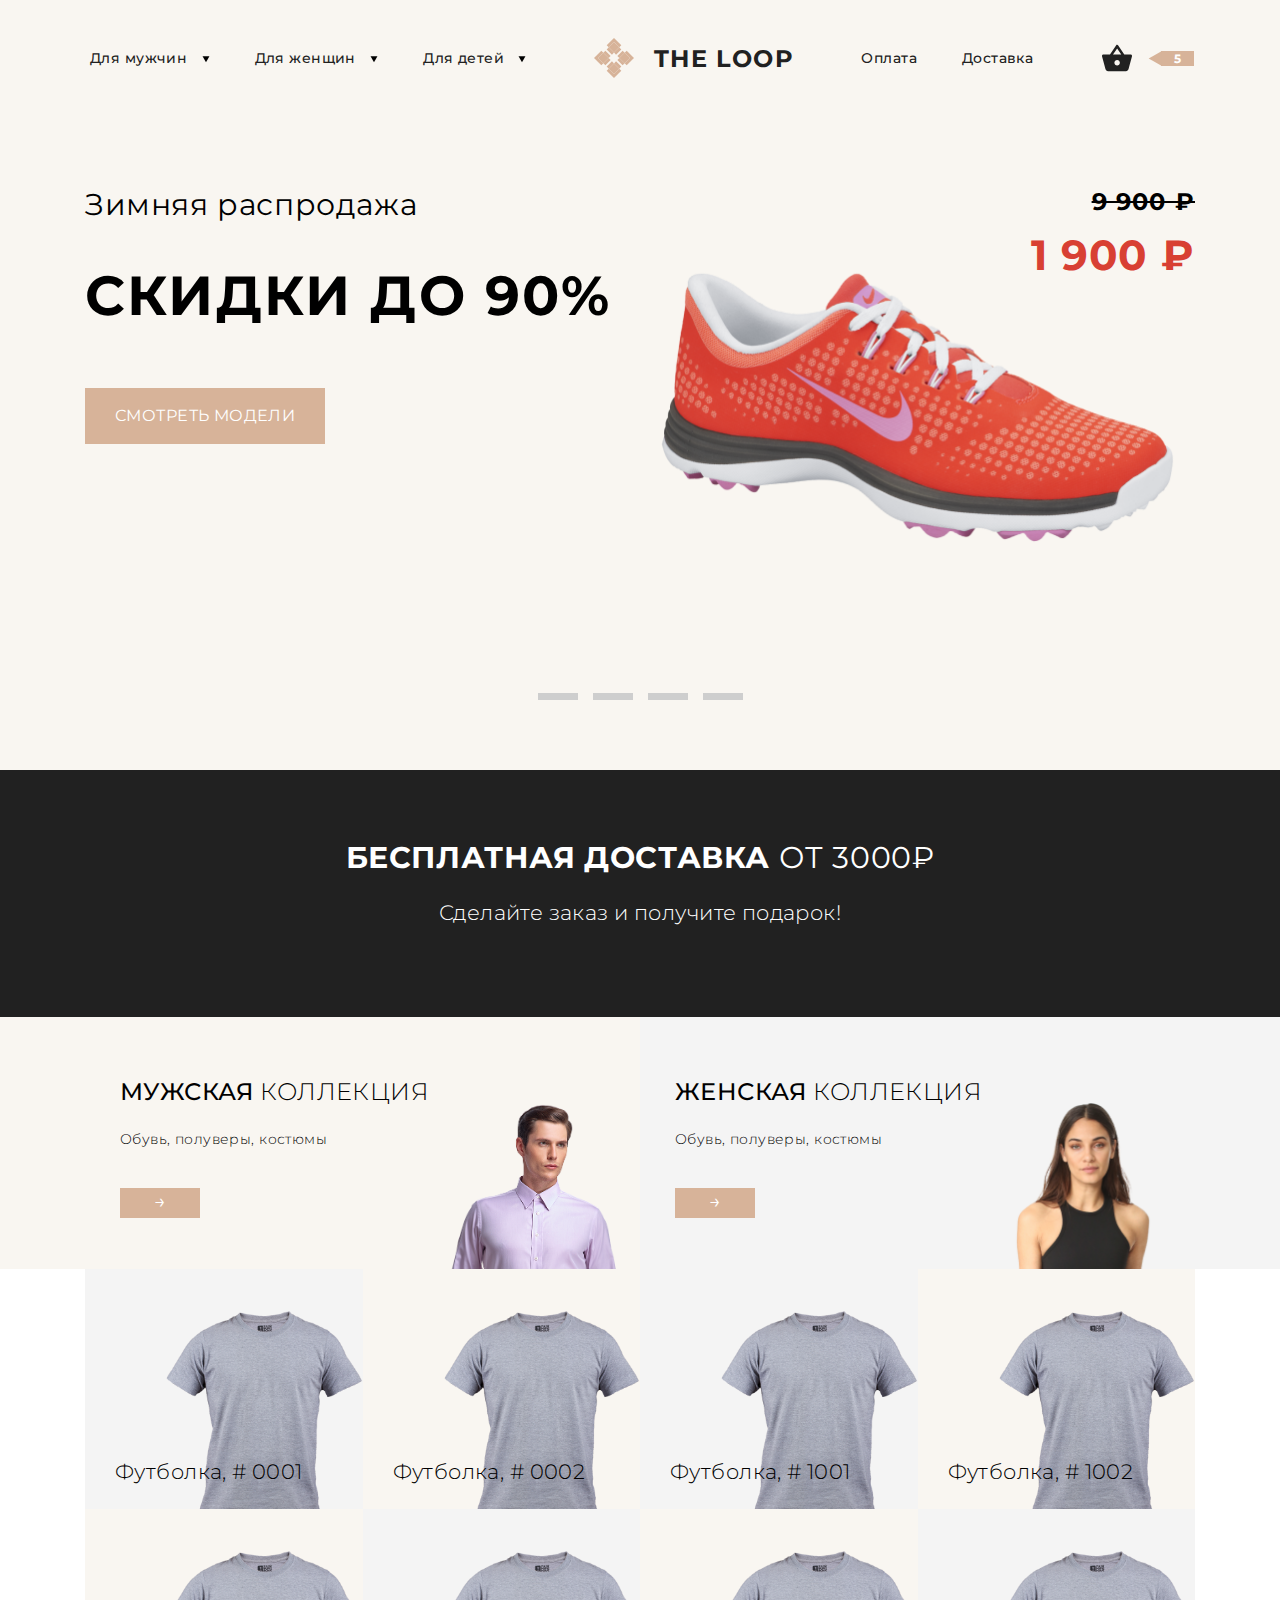
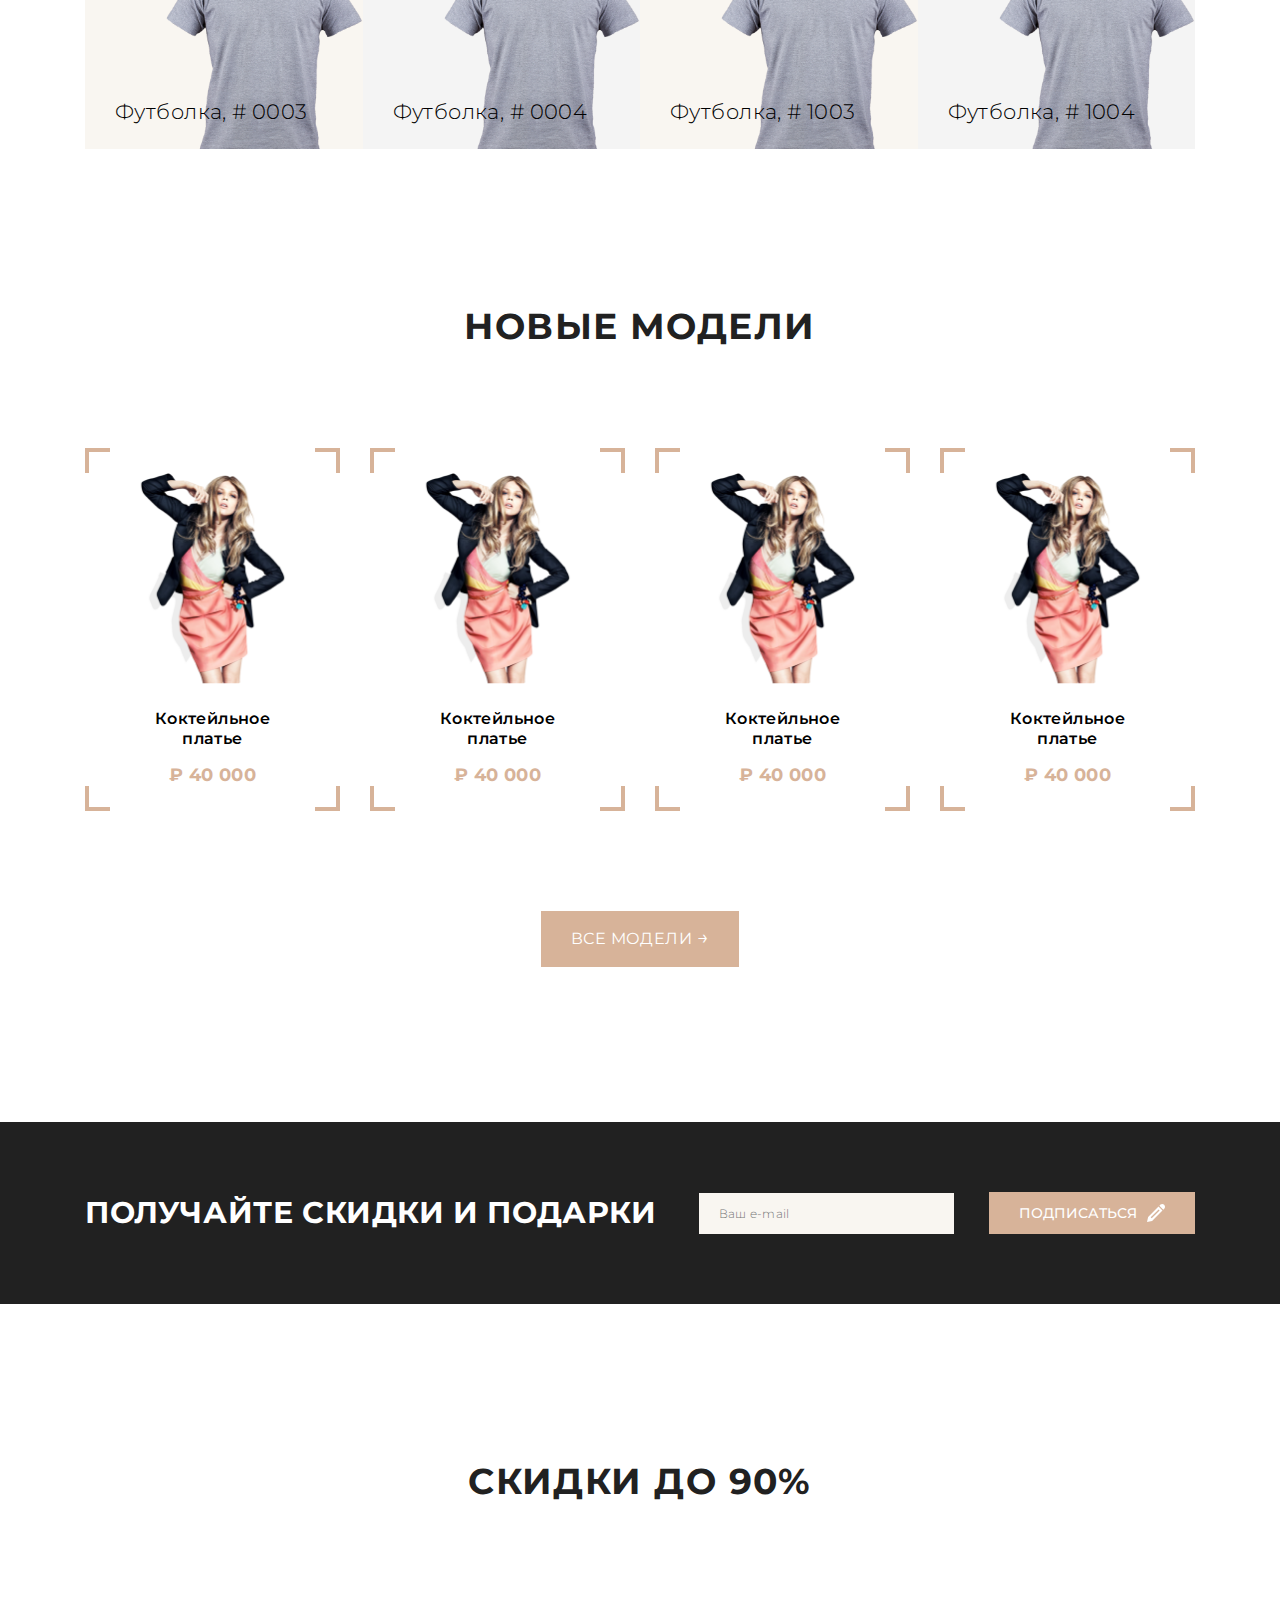
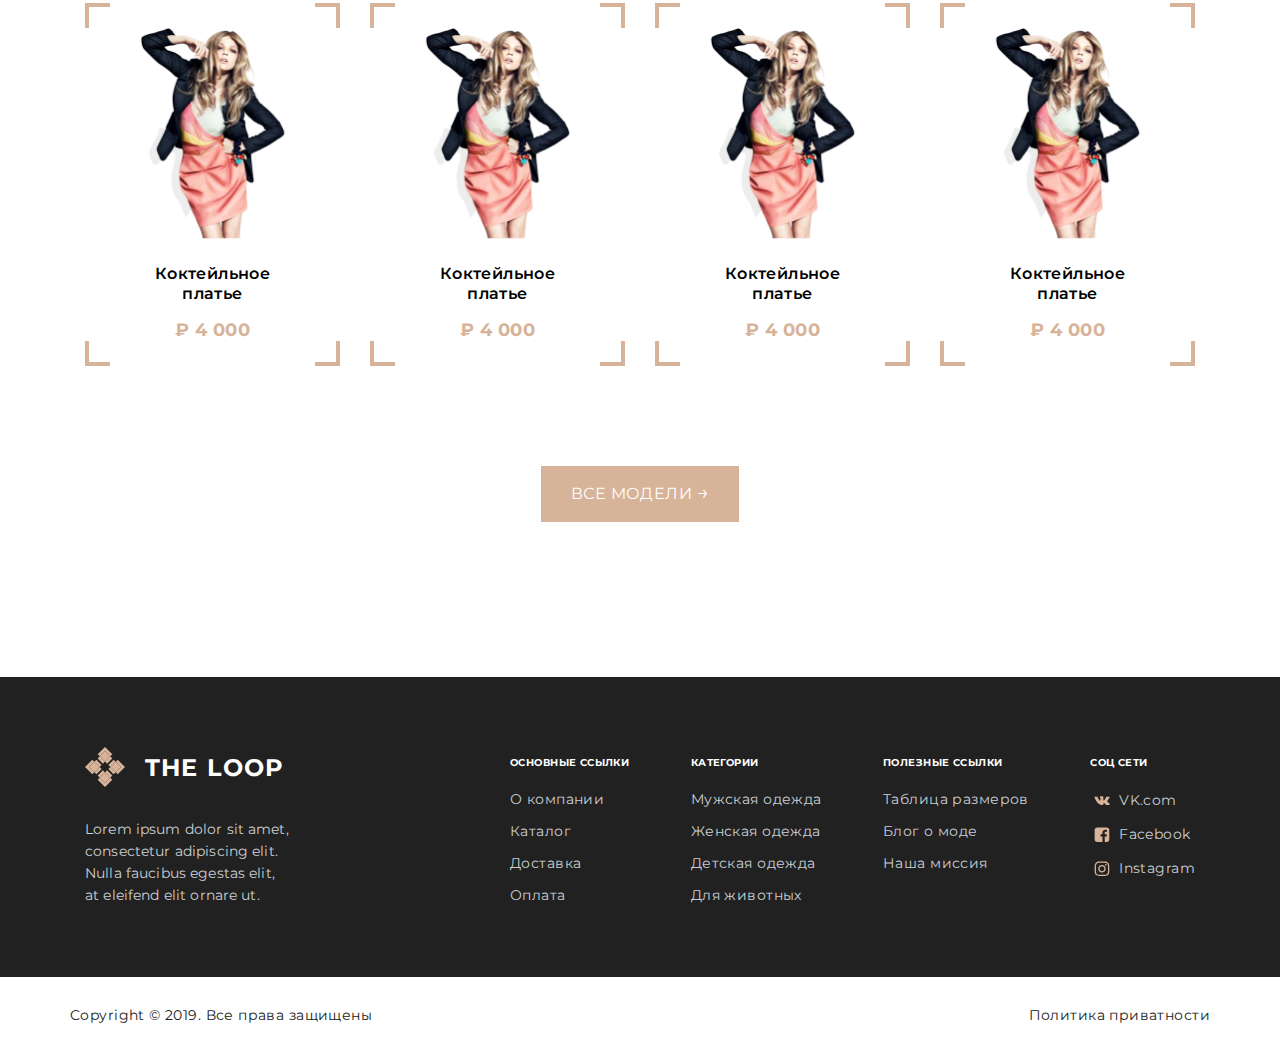
<file: index.html>
<!DOCTYPE html>
<html lang="ru">
  <head>
    <meta charset="UTF-8" />
    <meta name="viewport" content="width=device-width, initial-scale=1.0" />
    <link
      rel="stylesheet"
      href="https://fonts.googleapis.com/css2?family=Montserrat:wght@300;400;500;600;700&display=swap"
    />
    <link
      rel="stylesheet"
      href="https://cdnjs.cloudflare.com/ajax/libs/modern-normalize/0.6.0/modern-normalize.min.css"
    />
    <link
      rel="stylesheet"
      href="https://cdnjs.cloudflare.com/ajax/libs/animate.css/4.0.0/animate.min.css"
    />
    <link rel="stylesheet" href="./css/style.css" />
    <title>The Loop</title>
  </head>
  <body>
    <!-- Заголовок -->
    <header class="header-section">
      <nav class="container header-nav">
        <ul class="category-list">
          <li class="category-list-item">
            <a class="category-link" href="./another-page.html"
              >Для мужчин
              <svg class="category-icon">
                <use href="./img/sprite.svg#icon-triangl"></use>
              </svg>
            </a>
            <ul class="sub-list">
              <li class="sub-list-item">
                <a class="sub-link" href="./another-page.html">Обувь</a>
              </li>
              <li class="sub-list-item">
                <a class="sub-link" href="./another-page.html">Полуверы</a>
              </li>
              <li class="sub-list-item">
                <a class="sub-link" href="./another-page.html">Костюмы</a>
              </li>
            </ul>
          </li>
          <li class="category-list-item">
            <a class="category-link" href="./another-page.html">
              Для женщин
              <svg class="category-icon">
                <use href="./img/sprite.svg#icon-triangl"></use>
              </svg>
            </a>
            <ul class="sub-list">
              <li class="sub-list-item">
                <a class="sub-link" href="./another-page.html">Обувь</a>
              </li>
              <li class="sub-list-item">
                <a class="sub-link" href="./another-page.html">Полуверы</a>
              </li>
              <li class="sub-list-item">
                <a class="sub-link" href="./another-page.html">Костюмы</a>
              </li>
            </ul>
          </li>
          <li class="category-list-item">
            <a class="category-link" href="./another-page.html">
              Для детей
              <svg class="category-icon">
                <use href="./img/sprite.svg#icon-triangl"></use>
              </svg>
            </a>
            <ul class="sub-list">
              <li class="sub-list-item">
                <a class="sub-link" href="./another-page.html">Обувь</a>
              </li>
              <li class="sub-list-item">
                <a class="sub-link" href="./another-page.html">Полуверы</a>
              </li>
              <li class="sub-list-item">
                <a class="sub-link" href="./another-page.html">Костюмы</a>
              </li>
            </ul>
          </li>
        </ul>
        <a class="logo-link" href="./index.html">
          <svg class="logo-icon">
            <use href="./img/sprite.svg#icon-logo"></use>
          </svg>
          <span class="logo-text">the loop</span></a
        >
        <ul class="service-list">
          <li class="service-list-item">
            <a class="service-link" href="./another-page.html">Оплата</a>
          </li>
          <li class="service-list-item">
            <a class="service-link" href="./another-page.html">Доставка</a>
          </li>
        </ul>
        <div class="basket-box" data-open-modal title="Нажми меня">
          <svg class="basket-image animate__animated animate__bounce">
            <use href="./img/sprite.svg#icon-basket"></use>
          </svg>
          <svg class="basket-text-icon">
            <use href="./img/sprite.svg#icon-triangl"></use>
          </svg>
          <span class="basket-text">5</span>
        </div>
        <div class="backdrop is-hidden" data-backdrop>
          <a class="backdrop-area" href="#" data-close-mod-link></a>
          <div class="modal">
            <p class="modal-title">Ваша корзина:</p>
            <ul class="modal-list">
              <li class="modal-list-item">
                Lorem ipsum dolor sit amet consectetur adipisicing elit. Placeat
                modi quos autem et tempora dolor? Dolorem non, quis at eius ex
                nemo quisquam dolores numquam accusamus fugit eveniet magnam
                consequuntur necessitatibus dolorum ipsam debitis iste.
                Consectetur, accusantium laboriosam, sapiente eos distinctio
                officia eum, molestias esse dolores similique expedita
                doloremque. Illum.
              </li>
              <li class="modal-list-item">
                Lorem ipsum dolor sit amet consectetur adipisicing elit. Placeat
                modi quos autem et tempora dolor? Dolorem non, quis at eius ex
                nemo quisquam dolores numquam accusamus fugit eveniet magnam
                consequuntur necessitatibus dolorum ipsam debitis iste.
                Consectetur, accusantium laboriosam, sapiente eos distinctio
                officia eum, molestias esse dolores similique expedita
                doloremque. Illum.
              </li>
              <li class="modal-list-item">
                Lorem ipsum dolor sit amet consectetur adipisicing elit. Placeat
                modi quos autem et tempora dolor? Dolorem non, quis at eius ex
                nemo quisquam dolores numquam accusamus fugit eveniet magnam
                consequuntur necessitatibus dolorum ipsam debitis iste.
                Consectetur, accusantium laboriosam, sapiente eos distinctio
                officia eum, molestias esse dolores similique expedita
                doloremque. Illum.
              </li>
              <li class="modal-list-item">
                Lorem ipsum dolor sit amet consectetur adipisicing elit. Placeat
                modi quos autem et tempora dolor? Dolorem non, quis at eius ex
                nemo quisquam dolores numquam accusamus fugit eveniet magnam
                consequuntur necessitatibus dolorum ipsam debitis iste.
                Consectetur, accusantium laboriosam, sapiente eos distinctio
                officia eum, molestias esse dolores similique expedita
                doloremque. Illum.
              </li>
              <li class="modal-list-item">
                Lorem ipsum dolor sit amet consectetur adipisicing elit. Placeat
                modi quos autem et tempora dolor? Dolorem non, quis at eius ex
                nemo quisquam dolores numquam accusamus fugit eveniet magnam
                consequuntur necessitatibus dolorum ipsam debitis iste.
                Consectetur, accusantium laboriosam, sapiente eos distinctio
                officia eum, molestias esse dolores similique expedita
                doloremque. Illum.
              </li>
              <li class="modal-list-item">
                Lorem ipsum dolor sit amet consectetur adipisicing elit. Placeat
                modi quos autem et tempora dolor? Dolorem non, quis at eius ex
                nemo quisquam dolores numquam accusamus fugit eveniet magnam
                consequuntur necessitatibus dolorum ipsam debitis iste.
                Consectetur, accusantium laboriosam, sapiente eos distinctio
                officia eum, molestias esse dolores similique expedita
                doloremque. Illum.
              </li>
              <li class="modal-list-item">Lorem ipsum dolor sit amet.</li>
              <li class="modal-list-item">Lorem ipsum dolor sit amet.</li>
              <li class="modal-list-item">Lorem ipsum dolor sit amet.</li>
              <li class="modal-list-item">Lorem ipsum dolor sit amet.</li>
            </ul>
            <p class="modal-title">ИТОГО: 5000 грн.</p>
            <button
              class="button modal-button"
              id="close-button"
              data-close-mod-btn
            >
              Закрыть
            </button>
            <a class="button modal-button" href="./another-page.html"
              >Оплатить</a
            >
          </div>
        </div>
      </nav>
    </header>

    <!-- Основной сайт -->
    <main>
      <!-- Главный сектор -->
      <section class="hero-section">
        <div class="container">
          <h1 class="is-hidden">Магазин одежды</h1>
          <div class="advertising-box first-box">
            <div class="advertising-item">
              <h2 class="advertising-title">Зимняя распродажа</h2>
              <strong class="advertising-slogan">СКИДКИ ДО 90%</strong>
              <a class="button" href="./another-page.html">СМОТРЕТЬ МОДЕЛИ</a>
            </div>
            <div class="advertising-item">
              <img
                class="example-image"
                src="./img/running_shoes.png"
                width="556"
                alt="example-image"
              />
              <div class="example-price-box">
                <p class="example-price-old">9 900 ₽</p>
                <p class="example-price-new">1 900 ₽</p>
              </div>
            </div>
          </div>
          <!-- Будет активировано позже с помощью JS -->
          <div class="advertising-box second-box">
            <div class="advertising-item">
              <h2 class="advertising-title">Летние новинки</h2>
              <strong class="advertising-slogan">1 + 1 = 1</strong>
              <a class="button" href="./another-page.html">СМОТРЕТЬ МОДЕЛИ</a>
            </div>
            <div class="advertising-item">
              <img
                class="example-image"
                src="./img/t-shirt.png"
                width="556"
                alt="example-image"
              />
              <div class="example-price-box">
                <p class="example-price-old">1000 + 1000 = 2000 ₽</p>
                <p class="example-price-new">1000 + 1000 = 1000 ₽</p>
              </div>
            </div>
          </div>
          <ul class="slider-list">
            <li class="slider-list-item">
              <a class="slider-link" href="./index.html"></a>
            </li>
            <li class="slider-list-item">
              <a class="slider-link" href="./index.html"></a>
            </li>
            <li class="slider-list-item">
              <a class="slider-link" href="./index.html"></a>
            </li>
            <li class="slider-list-item">
              <a class="slider-link" href="./index.html"></a>
            </li>
          </ul>
        </div>
      </section>

      <!-- Бонусы -->
      <section class="black-section">
        <div class="container">
          <h2 class="bonus-title">
            БЕСПЛАТНАЯ ДОСТАВКА <span class="bonus-title-label">ОТ 3000₽</span>
          </h2>
          <p class="bonus-description">Сделайте заказ и получите подарок!</p>
        </div>
      </section>

      <!-- Вся коолекция  -->
      <section class="no-padding-section">
        <h2 class="is-hidden">Вся коллекция</h2>
        <div class="top-section">
          <div class="container collection-box">
            <article class="collection-article">
              <h3 class="article-title">
                МУЖСКАЯ <span class="article-title-label">КОЛЛЕКЦИЯ</span>
              </h3>
              <p class="article-description">Обувь, полуверы, костюмы</p>
              <a class="button arrow" href="./another-page.html">&#8594;</a>
              <img
                class="article-image"
                src="./img/man.png"
                height="170"
                alt="man-image"
              />
            </article>
            <article class="collection-article">
              <h3 class="article-title">
                ЖЕНСКАЯ <span class="article-title-label">КОЛЛЕКЦИЯ</span>
              </h3>
              <p class="article-description">Обувь, полуверы, костюмы</p>
              <a class="button arrow" href="./another-page.html">&#8594;</a>
              <img
                class="article-image"
                src="./img/woman.png"
                height="170"
                alt="woman-image"
              />
            </article>
          </div>
        </div>
        <div class="bottom-section">
          <div class="container collection-box">
            <ul class="clothes-list">
              <li class="clothes-list-item">
                <a class="clothes-link" href="./another-page.html">
                  <img
                    class="clothes-image"
                    src="./img/t-shirt.png"
                    width="190"
                    alt="t-shirt-image"
                  />
                  <h4 class="clothes-title">Футболка, # 0001</h4>
                </a>
              </li>
              <li class="clothes-list-item">
                <a class="clothes-link" href="./another-page.html"
                  ><img
                    class="clothes-image"
                    src="./img/t-shirt.png"
                    width="190"
                    alt="t-shirt-image"
                  />
                  <h4 class="clothes-title">Футболка, # 0002</h4>
                </a>
              </li>
              <li class="clothes-list-item">
                <a class="clothes-link" href="./another-page.html"
                  ><img
                    class="clothes-image"
                    src="./img/t-shirt.png"
                    width="190"
                    alt="t-shirt-image"
                  />
                  <h4 class="clothes-title">Футболка, # 0003</h4>
                </a>
              </li>
              <li class="clothes-list-item">
                <a class="clothes-link" href="./another-page.html"
                  ><img
                    class="clothes-image"
                    src="./img/t-shirt.png"
                    width="190"
                    alt="t-shirt-image"
                  />
                  <h4 class="clothes-title">Футболка, # 0004</h4>
                </a>
              </li>
            </ul>
            <ul class="clothes-list">
              <li class="clothes-list-item">
                <a class="clothes-link" href="./another-page.html">
                  <img
                    class="clothes-image"
                    src="./img/t-shirt.png"
                    width="190"
                    alt="t-shirt-image"
                  />
                  <h4 class="clothes-title">Футболка, # 1001</h4>
                </a>
              </li>
              <li class="clothes-list-item">
                <a class="clothes-link" href="./another-page.html"
                  ><img
                    class="clothes-image"
                    src="./img/t-shirt.png"
                    width="190"
                    alt="t-shirt-image"
                  />
                  <h4 class="clothes-title">Футболка, # 1002</h4>
                </a>
              </li>
              <li class="clothes-list-item">
                <a class="clothes-link" href="./another-page.html"
                  ><img
                    class="clothes-image"
                    src="./img/t-shirt.png"
                    width="190"
                    alt="t-shirt-image"
                  />
                  <h4 class="clothes-title">Футболка, # 1003</h4>
                </a>
              </li>
              <li class="clothes-list-item">
                <a class="clothes-link" href="./another-page.html"
                  ><img
                    class="clothes-image"
                    src="./img/t-shirt.png"
                    width="190"
                    alt="t-shirt-image"
                  />
                  <h4 class="clothes-title">Футболка, # 1004</h4>
                </a>
              </li>
            </ul>
          </div>
        </div>
      </section>

      <!-- Новинки -->
      <section class="white-section">
        <div class="container models-container">
          <h2 class="models-title">Новые модели</h2>
          <ul class="models-list">
            <li class="models-list-item">
              <a class="models-link" href="./another-page.html"
                ><img
                  class="models-model-image"
                  src="./img/model.png"
                  width="205"
                  alt="model-image"
                />
                <h3 class="models-product-title">Коктейльное<br />платье</h3>
                <p class="models-product-price">₽ 40 000</p>
                <!-- Блоки для рамки -->
                <p class="border-block top-left"></p>
                <p class="border-block top-right"></p>
                <p class="border-block bottom-left"></p>
                <p class="border-block bottom-right"></p>
              </a>
            </li>
            <li class="models-list-item">
              <a class="models-link" href="./another-page.html"
                ><img
                  class="models-model-image"
                  src="./img/model.png"
                  width="205"
                  alt="model-image"
                />
                <h3 class="models-product-title">Коктейльное<br />платье</h3>
                <p class="models-product-price">₽ 40 000</p>
                <!-- Блоки для рамки -->
                <p class="border-block top-left"></p>
                <p class="border-block top-right"></p>
                <p class="border-block bottom-left"></p>
                <p class="border-block bottom-right"></p>
              </a>
            </li>
            <li class="models-list-item">
              <a class="models-link" href="./another-page.html"
                ><img
                  class="models-model-image"
                  src="./img/model.png"
                  width="205"
                  alt="model-image"
                />
                <h3 class="models-product-title">Коктейльное<br />платье</h3>
                <p class="models-product-price">₽ 40 000</p>
                <!-- Блоки для рамки -->
                <p class="border-block top-left"></p>
                <p class="border-block top-right"></p>
                <p class="border-block bottom-left"></p>
                <p class="border-block bottom-right"></p>
              </a>
            </li>
            <li class="models-list-item">
              <a class="models-link" href="./another-page.html"
                ><img
                  class="models-model-image"
                  src="./img/model.png"
                  width="205"
                  alt="model-image"
                />
                <h3 class="models-product-title">Коктейльное<br />платье</h3>
                <p class="models-product-price">₽ 40 000</p>
                <!-- Блоки для рамки -->
                <p class="border-block top-left"></p>
                <p class="border-block top-right"></p>
                <p class="border-block bottom-left"></p>
                <p class="border-block bottom-right"></p>
              </a>
            </li>
          </ul>
          <a class="button" href="./another-page.html"
            >ВСЕ МОДЕЛИ <span class="models-arrow">&#8594;</span></a
          >
        </div>
      </section>

      <!-- Подписка -->
      <section class="black-section">
        <div class="container signin-container">
          <h2 class="bonus-title signin-title">ПОЛУЧАЙТЕ СКИДКИ И ПОДАРКИ</h2>
          <form class="signin-form">
            <input
              type="email"
              class="email-input"
              name="e-mail"
              placeholder="Ваш e-mail"
            />
            <button class="button signin-button">ПОДПИСАТЬСЯ</button>
          </form>
        </div>
      </section>

      <!-- Распродажа -->
      <section class="white-section">
        <div class="container models-container">
          <h2 class="models-title">СКИДКИ ДО 90%</h2>
          <ul class="models-list">
            <li class="models-list-item">
              <a class="models-link" href="./another-page.html"
                ><img
                  class="models-model-image"
                  src="./img/model.png"
                  width="205"
                  alt="model-image"
                />
                <h3 class="models-product-title">Коктейльное<br />платье</h3>
                <p class="models-product-price">₽ 4 000</p>
                <!-- Блоки для рамки -->
                <p class="border-block top-left"></p>
                <p class="border-block top-right"></p>
                <p class="border-block bottom-left"></p>
                <p class="border-block bottom-right"></p>
              </a>
            </li>
            <li class="models-list-item">
              <a class="models-link" href="./another-page.html"
                ><img
                  class="models-model-image"
                  src="./img/model.png"
                  width="205"
                  alt="model-image"
                />
                <h3 class="models-product-title">Коктейльное<br />платье</h3>
                <p class="models-product-price">₽ 4 000</p>
                <!-- Блоки для рамки -->
                <p class="border-block top-left"></p>
                <p class="border-block top-right"></p>
                <p class="border-block bottom-left"></p>
                <p class="border-block bottom-right"></p>
              </a>
            </li>
            <li class="models-list-item">
              <a class="models-link" href="./another-page.html"
                ><img
                  class="models-model-image"
                  src="./img/model.png"
                  width="205"
                  alt="model-image"
                />
                <h3 class="models-product-title">Коктейльное<br />платье</h3>
                <p class="models-product-price">₽ 4 000</p>
                <!-- Блоки для рамки -->
                <p class="border-block top-left"></p>
                <p class="border-block top-right"></p>
                <p class="border-block bottom-left"></p>
                <p class="border-block bottom-right"></p>
              </a>
            </li>
            <li class="models-list-item">
              <a class="models-link" href="./another-page.html"
                ><img
                  class="models-model-image"
                  src="./img/model.png"
                  width="205"
                  alt="model-image"
                />
                <h3 class="models-product-title">Коктейльное<br />платье</h3>
                <p class="models-product-price">₽ 4 000</p>
                <!-- Блоки для рамки -->
                <p class="border-block top-left"></p>
                <p class="border-block top-right"></p>
                <p class="border-block bottom-left"></p>
                <p class="border-block bottom-right"></p>
              </a>
            </li>
          </ul>
          <a class="button" href="./another-page.html"
            >ВСЕ МОДЕЛИ <span class="models-arrow">&#8594;</span></a
          >
        </div>
      </section>
    </main>

    <!-- Футер -->
    <footer>
      <section class="black-section">
        <div class="container foot-first-level">
          <div class="foot-logo-box">
            <a class="logo-link foot-logo" href="./index.html">
              <svg class="logo-icon">
                <use href="./img/sprite.svg#icon-logo"></use>
              </svg>
              <span class="logo-text">the loop</span></a
            >
            <p class="logo-description">
              Lorem ipsum dolor sit amet, consectetur adipiscing elit. Nulla
              faucibus egestas elit, at eleifend elit ornare ut.
            </p>
          </div>
          <ul class="foot-list">
            <li class="foot-list-item">
              <h2 class="foot-item-title">Основные ссылки</h2>
              <ul>
                <li class="inner-list-item">
                  <a class="foot-link" href="./another-page.html">О компании</a>
                </li>
                <li class="inner-list-item">
                  <a class="foot-link" href="./another-page.html">Каталог</a>
                </li>
                <li class="inner-list-item">
                  <a class="foot-link" href="./another-page.html">Доставка</a>
                </li>
                <li class="inner-list-item">
                  <a class="foot-link" href="./another-page.html">Оплата</a>
                </li>
              </ul>
            </li>
            <li class="foot-list-item">
              <h2 class="foot-item-title">Категории</h2>
              <ul>
                <li class="inner-list-item">
                  <a class="foot-link" href="./another-page.html"
                    >Мужская одежда</a
                  >
                </li>
                <li class="inner-list-item">
                  <a class="foot-link" href="./another-page.html"
                    >Женская одежда</a
                  >
                </li>
                <li class="inner-list-item">
                  <a class="foot-link" href="./another-page.html"
                    >Детская одежда</a
                  >
                </li>
                <li class="inner-list-item">
                  <a class="foot-link" href="./another-page.html"
                    >Для животных</a
                  >
                </li>
              </ul>
            </li>
            <li class="foot-list-item">
              <h2 class="foot-item-title">ПОЛЕЗНЫЕ ССЫЛКИ</h2>
              <ul>
                <li class="inner-list-item">
                  <a class="foot-link" href="./another-page.html"
                    >Таблица размеров</a
                  >
                </li>
                <li class="inner-list-item">
                  <a class="foot-link" href="./another-page.html"
                    >Блог о моде</a
                  >
                </li>
                <li class="inner-list-item">
                  <a class="foot-link" href="./another-page.html"
                    >Наша миссия</a
                  >
                </li>
              </ul>
            </li>
            <li class="foot-list-item">
              <h2 class="foot-item-title">СОЦ СЕТИ</h2>
              <ul>
                <li class="inner-list-item">
                  <a class="social-link foot-link" href="https://vk.com/"
                    ><div class="ico-box">
                      <svg class="social-icon">
                        <use href="./img/sprite.svg#icon-vk"></use>
                      </svg>
                    </div>
                    <h3 class="social-link-title">VK.com</h3></a
                  >
                </li>
                <li class="inner-list-item">
                  <a
                    class="social-link foot-link"
                    href="https://www.facebook.com/"
                    ><div class="ico-box">
                      <svg class="social-icon">
                        <use href="./img/sprite.svg#icon-fb"></use>
                      </svg>
                    </div>
                    <h3 class="social-link-title">Facebook</h3>
                  </a>
                </li>
                <li class="inner-list-item">
                  <a
                    class="social-link foot-link"
                    href="https://www.instagram.com/"
                    ><div class="ico-box">
                      <svg class="social-icon">
                        <use href="./img/sprite.svg#icon-insta"></use>
                      </svg>
                    </div>
                    <h3 class="social-link-title">Instagram</h3>
                  </a>
                </li>
              </ul>
            </li>
          </ul>
        </div>
      </section>
      <div class="container copyrigts">
        <p class="copyrigts-text">Copyright &#169; 2019. Все права защищены</p>
        <p class="copyrigts-text">Политика приватности</p>
      </div>
    </footer>

    <script>
      const refs = {
        openModalBtn: document.querySelector("[data-open-modal]"),
        closeModalBtn: document.querySelector("[data-close-mod-btn]"),
        closeModalLink: document.querySelector("[data-close-mod-link]"),
        backdrop: document.querySelector("[data-backdrop]"),
      };

      refs.openModalBtn.addEventListener("click", toggleModal);
      refs.closeModalBtn.addEventListener("click", toggleModal);
      refs.closeModalLink.addEventListener("click", toggleModal);

      function toggleModal() {
        refs.backdrop.classList.toggle("is-hidden");
      }
    </script>
  </body>
</html>
</file>
<file: css/style.css>
/* ----- Common styles ---- */

/* * {
  outline: 1px solid orange;
} */

:root {
  --basic-black-color: #000000;
  --additional-black-color: #212121;
  --invers-color: #ffffff;
  --accent-color: rgb(215, 179, 153);

  --background-cream-color: #f9f6f1;
  --background-gray-color: #f4f4f4;
  --background-white-color: #ffffff;
  --background-black-color: #212121;
  --background-accent-color: #d7b399;
}

body {
  font-family: "Montserrat", sans-serif;
  font-weight: 300;
  font-size: 14px;
  line-height: 1.21;
  letter-spacing: 0.03em;

  color: var(--basic-black-color);
}

a {
  text-decoration: none;
}

img {
  display: block;
}

h1,
h2,
h3,
h4,
h5,
h6,
p {
  margin-top: 0px;
}

ul,
li {
  padding: 0;
  margin: 0;
  list-style: none;
}

.container {
  width: 1140px;
  margin: 0 auto;
  padding: 0 15px;
}

.black-section {
  padding: 70px 0;

  color: var(--invers-color);
  background-color: var(--background-black-color);
}

.white-section {
  padding: 150px 0;

  background-color: var(--background-white-color);
}

.no-padding-section {
  padding: 0;
  background-color: var(--background-white-color);
}

.button {
  display: inline-block;
  min-width: 80px;
  padding: 18px 30px;

  font-weight: 400;
  font-size: 16px;
  line-height: 1.25;
  text-align: center;
  text-transform: uppercase;
  vertical-align: middle;
  border-width: 0px;
  cursor: pointer;

  color: var(--invers-color);
  background-color: var(--background-accent-color);

  transition: box-shadow 250ms ease-in-out;
}

.button:hover,
.button:focus {
  box-shadow: 4px 4px 4px rgba(0, 0, 0, 0.5);
  border-width: 0px;
}

.is-hidden {
  font-size: 0px;
  padding: 0px;
  margin: 0px;
}

/* --------------- Header Section ----------- */

.header-section {
  padding: 20px 0px;
  background-color: var(--background-cream-color);
}

.header-nav {
  display: flex;
  justify-content: space-between;
}

.category-list {
  display: flex;
  align-items: center;
}

.category-list-item {
  position: relative;
  font-weight: 500;
  color: var(--additional-black-color);
}

.category-list-item:not(:last-child) {
  margin-right: 35px;

  transition: box-shadow 250ms ease-in-out;
}

.category-link {
  display: block;
  padding: 30px 5px;
  font-weight: inherit;
  color: inherit;
  text-decoration: inherit;
}

.category-icon {
  width: 8px;
  height: 8px;
  margin-left: 10px;
  vertical-align: middle;

  transition: transform 250ms ease-in-out, fill 250ms ease-in-out;
}

.sub-list {
  position: absolute;
  bottom: 0px;
  transform: translateY(0%);
  opacity: 0;
  pointer-events: none;
  z-index: 1;

  background-color: rgba(0, 0, 0, 0.4);

  transition: opacity 250ms ease-in-out, transform 250ms ease-in-out;
}

.sub-list-item {
  margin-left: 20px;

  list-style-type: circle;
  font-weight: 500;
  color: var(--invers-color);
}

.sub-list-item:not(:last-child) {
  margin-bottom: 5px;
}

.sub-link {
  font-weight: inherit;
  color: inherit;
}

.category-list-item:hover,
.category-list-item:focus {
  text-decoration: underline var(--accent-color);
  box-shadow: 2px 2px 4px rgba(0, 0, 0, 0.5);
}

.category-list-item:hover .sub-list,
.category-list-item:focus .sub-list {
  opacity: 1;
  pointer-events: all;
  transform: translateY(100%);
}

.category-list-item:hover .category-icon,
.category-list-item:focus .category-icon {
  transform: rotate(180deg);

  fill: var(--accent-color);
}

.sub-list-item:hover,
.sub-list-item:focus {
  text-decoration: underline var(--accent-color);
}

.logo-link {
  display: flex;
  align-items: center;
  font-weight: 700;
  font-size: 24px;
  line-height: 1.21;
  letter-spacing: 0.05em;
  text-transform: uppercase;

  perspective: 300px;
  color: var(--additional-black-color);
}

.logo-icon {
  width: 40px;
  height: 40px;
  margin-right: 20px;

  transform: rotateY(0) scale(1);
  transition: transform 500ms ease-in-out;
}

.logo-link:hover .logo-icon,
.logo-link:focus .logo-icon {
  transform: rotateY(360deg) scale(2);
}

.service-list {
  display: flex;
  align-items: center;
}

.service-list-item {
  font-weight: 500;
  color: var(--additional-black-color);
}

.service-list-item:not(:last-child) {
  margin-right: 35px;

  transition: box-shadow 250ms ease-in-out;
}

.service-link {
  display: block;
  padding: 30px 5px;

  font-weight: inherit;
  color: inherit;
  text-decoration: inherit;
}

.service-list-item:hover,
.service-list-item:focus {
  text-decoration: underline var(--accent-color);
  box-shadow: 2px 2px 4px rgba(0, 0, 0, 0.5);
}

.basket-box {
  display: flex;
  align-items: center;
  padding: 1px;

  transition: box-shadow 250ms ease-in-out;
}

.basket-box:hover,
.basket-box:focus {
  box-shadow: 2px 2px 4px rgba(0, 0, 0, 0.5);
}

.basket-box:hover .basket-image,
.basket-box:focus .basket-image {
  animation: bounce 2s infinite;
}

.basket-image {
  width: 30px;
  height: 30px;
  margin-right: 15px;
}

.basket-text-icon {
  width: 17px;
  height: 17px;
  margin-right: -3px;
  transform: rotate(90deg);

  fill: var(--accent-color);
}

.basket-text {
  min-width: 33px;

  font-weight: 700;
  font-size: 12px;
  line-height: 1.25;
  text-align: center;

  color: var(--invers-color);
  background-color: var(--background-accent-color);
}

.backdrop {
  position: fixed;
  top: 0;
  right: 0;
  transform-origin: top right;
  width: 100%;
  height: 100%;

  display: flex;
  justify-content: center;
  padding: 20px;

  background-color: rgba(0, 0, 0, 0.5);
  z-index: 2;

  opacity: 1;
  visibility: visible;
  transform: scale(1);

  transition: opacity 250ms ease-in-out, visibility 250ms ease-in-out,
    transform 250ms ease-in-out;
}

.backdrop.is-hidden {
  opacity: 0;
  visibility: hidden;

  transform: scale(0);
}

.backdrop.is-hidden .modal {
  transform: perspective(600px) translate(0, -100%) rotateX(45deg);
}

.backdrop-area {
  position: absolute;
  width: 100%;
  height: 100%;
  top: 0;
  left: 0;
  cursor: default;
}

.modal {
  max-width: 50%;
  z-index: 3;

  padding: 20px;
  overflow-y: auto;
  overflow-x: hidden;

  transform: perspective(600px) translate(0, 0) rotateX(0);
  transition: transform 500ms ease-in-out 250ms;

  background-color: var(--background-cream-color);
}

.modal-title {
  font-weight: 700;
  margin-bottom: 10px;
}

.modal-list {
  margin-bottom: 10px;
}

.modal-list-item {
  list-style-type: decimal;
  margin-left: 10px;
}

.modal-list-item:not(:last-child) {
  margin-bottom: 5px;
}

.modal-button,
.modal-button:checked {
  padding: 10px 20px;
  border-width: 0px;
}

/* ------------ Hero-section styles -------------- */
.hero-section {
  padding: 70px 0;
  background-color: var(--background-cream-color);
}

.advertising-box {
  display: flex;
  margin-bottom: 130px;
}

.second-box {
  display: none;
}

.advertising-item {
  position: relative;
  width: 50%;
}

.advertising-title {
  margin-bottom: 35px;

  font-weight: 400;
  font-size: 30px;
  line-height: 1.23;
  letter-spacing: 0.02em;
}

.advertising-slogan {
  display: block;
  margin-bottom: 55px;

  font-weight: 700;
  font-size: 55px;
  line-height: 1.34;
  letter-spacing: 0.04em;
}

.example-image {
  display: block;
  width: 100%;
  object-fit: cover;
}

.example-price-box {
  position: absolute;
  top: 0px;
  right: 0px;
  z-index: 1;
  min-width: 200px;

  text-align: right;
}

.example-price-old {
  margin-bottom: 14px;
  font-weight: 700;
  font-size: 24px;
  line-height: 1.21;
  letter-spacing: 0.05em;
  text-decoration-line: line-through;
  text-transform: uppercase;
}

.example-price-new {
  margin-bottom: 0px;

  font-weight: 700;
  font-size: 42px;
  line-height: 1.21;
  letter-spacing: 0.02em;
  text-transform: uppercase;

  color: #d84033;
}

.slider-list {
  display: flex;
  justify-content: center;
}

.slider-list-item {
  width: 40px;
  height: 7px;
  background-color: #cecece;

  transition: background-color 250ms ease-in-out;
}

.slider-list-item:not(:last-child) {
  margin-right: 15px;
}

.slider-link {
  display: block;
  width: 100%;
  height: 100%;
}

.slider-list-item:hover,
.slider-list-item:focus {
  background-color: var(--background-accent-color);
}

/* ------------ Bonus-black-section styles -------------- */
.bonus-title {
  margin-bottom: 23px;
  font-weight: 700;
  font-size: 30px;
  line-height: 1.23;
  text-align: center;
  letter-spacing: 0.02em;
}

.bonus-title-label {
  font-weight: 400;
}

.bonus-description {
  font-size: 21px;
  line-height: 1.24;
  text-align: center;

  color: #ffffff;
}

/* ------------ All-colection-section styles -------------- */

.top-section {
  padding-top: 60px;

  background: linear-gradient(
    to right,
    var(--background-cream-color) 50%,
    var(--background-gray-color) 50%
  );
}

.collection-box {
  display: flex;
}

.collection-article {
  position: relative;
  width: 50%;
  padding-left: 35px;
}

.article-title {
  margin-bottom: 25px;

  font-weight: 500;
  font-size: 24px;
  line-height: 1.21;
}

.article-title-label {
  font-weight: 300;
}

.article-description {
  margin-bottom: 40px;
}

.arrow {
  margin-bottom: 51px;
  padding: 13px 30px 17px;

  font-size: 20px;
  line-height: 0;
}

.article-image {
  position: absolute;
  bottom: 0px;
  right: 15px;
  z-index: 1;
}

.clothes-list {
  display: flex;
  flex-wrap: wrap;
  width: 50%;
}

.clothes-list-item {
  width: 50%;
  height: 240px;
  overflow: hidden;
}

.clothes-list-item:nth-child(1),
.clothes-list-item:nth-child(4) {
  background-color: var(--background-gray-color);
}

.clothes-list-item:nth-child(2),
.clothes-list-item:nth-child(3) {
  background-color: var(--background-cream-color);
}

.clothes-link {
  position: relative;
  display: inline-block;
  width: 100%;
  height: 100%;
  padding-left: 80px;
  padding-top: 20px;
}

.clothes-image {
  width: 100%;
  transform: translate(0px, 20px) scale(1);
  transition: transform 250ms ease-in-out;
}

.clothes-title {
  position: absolute;
  left: 30px;
  bottom: 24px;
  margin-bottom: 0px;
  z-index: 1;

  font-weight: 300;
  font-size: 21px;
  line-height: 1.24;

  color: var(--basic-black-color);

  transition: font-weigh 250ms ease-in-out, font-size 250ms ease-in-out,
    color 250ms ease-in-out;
}

.clothes-link:hover .clothes-title,
.clothes-link:focus .clothes-title {
  font-weight: 700;
  font-size: 23px;
  color: red;
}

.clothes-link:hover .clothes-image,
.clothes-link:focus .clothes-image {
  transform: translate(-20px, 20px) scale(1.2);
}

/* ------------ New-models-section & Sale-madels-section styles -------------- */

.models-container {
  padding-top: 5px;
  padding-bottom: 5px;
  text-align: center;
  overflow: hidden;
}

.models-title {
  margin-bottom: 100px;
  font-size: 36px;
  line-height: 1.23;

  letter-spacing: 0.04em;
  text-transform: uppercase;

  color: var(--additional-black-color);
}

.models-list {
  display: flex;
  margin-bottom: 100px;

  animation: move-image 10s linear 0s infinite alternate forwards;
}

.models-list:hover,
.models-list:focus {
  animation-play-state: paused;
}

@keyframes move-image {
  from {
    transform: translateX(25%);
  }
  to {
    transform: translateX(-25%);
  }
}

.models-list-item {
  width: 255px;

  transition: box-shadow 250ms ease-in-out;
}

.models-list-item:hover,
.models-list-item:focus {
  box-shadow: 4px 4px 4px rgba(0, 0, 0, 0.3), -4px 4px 4px rgba(0, 0, 0, 0.3);
}

.models-list-item:not(:last-child) {
  margin-right: 30px;
}

.models-link {
  position: relative;
  display: block;
  width: 100%;
  height: 100%;
  padding: 25px;

  text-align: center;
}

.models-model-image {
  width: 100%;
  margin-bottom: 25px;
}

.models-product-title {
  margin-bottom: 15px;
  font-weight: 600;
  color: var(--basic-black-color);
}

.models-product-price {
  margin-bottom: 0px;

  font-weight: 700;
  font-size: 18px;
  line-height: 1.23;

  color: var(--accent-color);
}

.border-block {
  position: absolute;
  display: block;
  width: 25px;
  height: 25px;
  margin-bottom: 0px;
  z-index: 1;
}

.top-left {
  top: 0px;
  left: 0px;
  border-top: 4px solid var(--accent-color);
  border-left: 4px solid var(--accent-color);
}

.top-right {
  top: 0px;
  right: 0px;
  border-top: 4px solid var(--accent-color);
  border-right: 4px solid var(--accent-color);
}

.bottom-left {
  bottom: 0px;
  left: 0px;
  border-bottom: 4px solid var(--accent-color);
  border-left: 4px solid var(--accent-color);
}

.bottom-right {
  bottom: 0px;
  right: 0px;
  border-bottom: 4px solid var(--accent-color);
  border-right: 4px solid var(--accent-color);
}

.models-arrow {
  font-size: 20px;
  line-height: 0px;
}

/* ------------ Sign-in-section styles -------------- */

.signin-container,
.signin-form {
  display: flex;
  justify-content: space-between;
  align-items: center;
}

.signin-title {
  margin-bottom: 0px;
}

.email-input {
  padding: 13px 20px;
  margin-right: 35px;
  width: 255px;

  font-weight: 300;
  font-size: 12px;
  line-height: 1.25;
  letter-spacing: 0.02em;
  border-width: 0px;

  color: #8d8d8d;
  background-color: var(--background-cream-color);
}

.email-input:hover,
.email-input:focus {
  padding: 11px 19px;

  border-width: 2px;
}

.signin-button {
  position: relative;
  display: inline-flex;
  align-items: center;
  padding: 12px 30px;

  font-weight: 500;
  font-size: 14px;
  line-height: 1.21;
  border-width: 0px;

  overflow: hidden;
}

.signin-button::after,
.signin-button::before {
  content: "";
  display: inline-block;

  width: 18px;
  height: 18px;
  object-fit: contain;

  transition: transform 250ms ease-in-out;
}

.signin-button::after {
  margin-left: 10px;

  background-image: url(../img/pencil.svg);
}

.signin-button::before {
  position: absolute;
  top: 50%;
  transform: translateY(30px);
  right: 30px;
  z-index: 1;

  background-image: url(../img/send.svg);
}

.signin-button:hover,
.signin-button:focus {
  padding: 10px 28px;

  border-width: 2px;
}

.signin-button:hover::before,
.signin-button:hover::before {
  transform: translateY(-50%);
}

.signin-button:hover::after,
.signin-button:hover::after {
  transform: translateY(-30px);
}

/* ------------ Footer styles -------------- */

.foot-first-level {
  display: flex;
  align-items: flex-start;
  justify-content: space-between;
}

.foot-logo-box {
  min-width: 205px;
  max-width: 205px;
  margin-right: 220px;
}

.foot-logo {
  margin-bottom: 32px;
  color: var(--invers-color);
}

.logo-description {
  margin-bottom: 0px;

  font-weight: 400;
  font-size: 14px;
  line-height: 1.57;
  letter-spacing: 0.01em;

  color: #cbcfd4;
}

.foot-list {
  width: 100%;
  display: flex;
  justify-content: space-between;
  padding-top: 10px;
}

.foot-item-title {
  margin-bottom: 20px;

  font-size: 10px;
  line-height: 1.2;
  text-transform: uppercase;

  color: #ffffff;
}

.inner-list-item:not(:last-child) {
  margin-bottom: 10px;
}

.foot-link {
  font-weight: 400;
  font-size: 14px;
  line-height: 1.57;

  color: #cbcfd4;
  transition: text-decoration 2s ease-in-out;
}

.foot-link:hover,
.foot-link:focus {
  text-decoration: underline;
}

.social-link {
  display: flex;
  align-items: center;
}

.social-link-title {
  font: inherit;
  margin-bottom: 0px;
}

.ico-box {
  width: 24px;
  height: 24px;
  display: flex;
  align-items: center;
  justify-content: center;
  margin-right: 5px;
}

.social-icon {
  width: 16px;
  height: 16px;

  transform: rotateZ(0deg) scale(1);
  transition: transform 250ms ease-in-out;
}

.social-link:hover .social-icon,
.social-link:focus .social-icon {
  transform: rotateZ(360deg) scale(1.5);
}

.copyrigts {
  display: flex;
  align-items: center;
  justify-content: space-between;
  padding: 30px 0px 25px;

  font-weight: 400;

  color: var(--additional-black-color);
}

.copyrigts-text {
  margin-bottom: 0px;
}

/* ------------------------------------------------------------ */

/* ------------ Another-page styles -------------- */

.another-page-title {
  font-weight: 900;
  font-size: 50px;
  text-align: center;
  text-shadow: 2px 4px rgba(0, 0, 0, 0.15);
}

.another-page-image {
  display: block;
  margin: 0px auto;
  border-radius: 5px;
}
</file>
